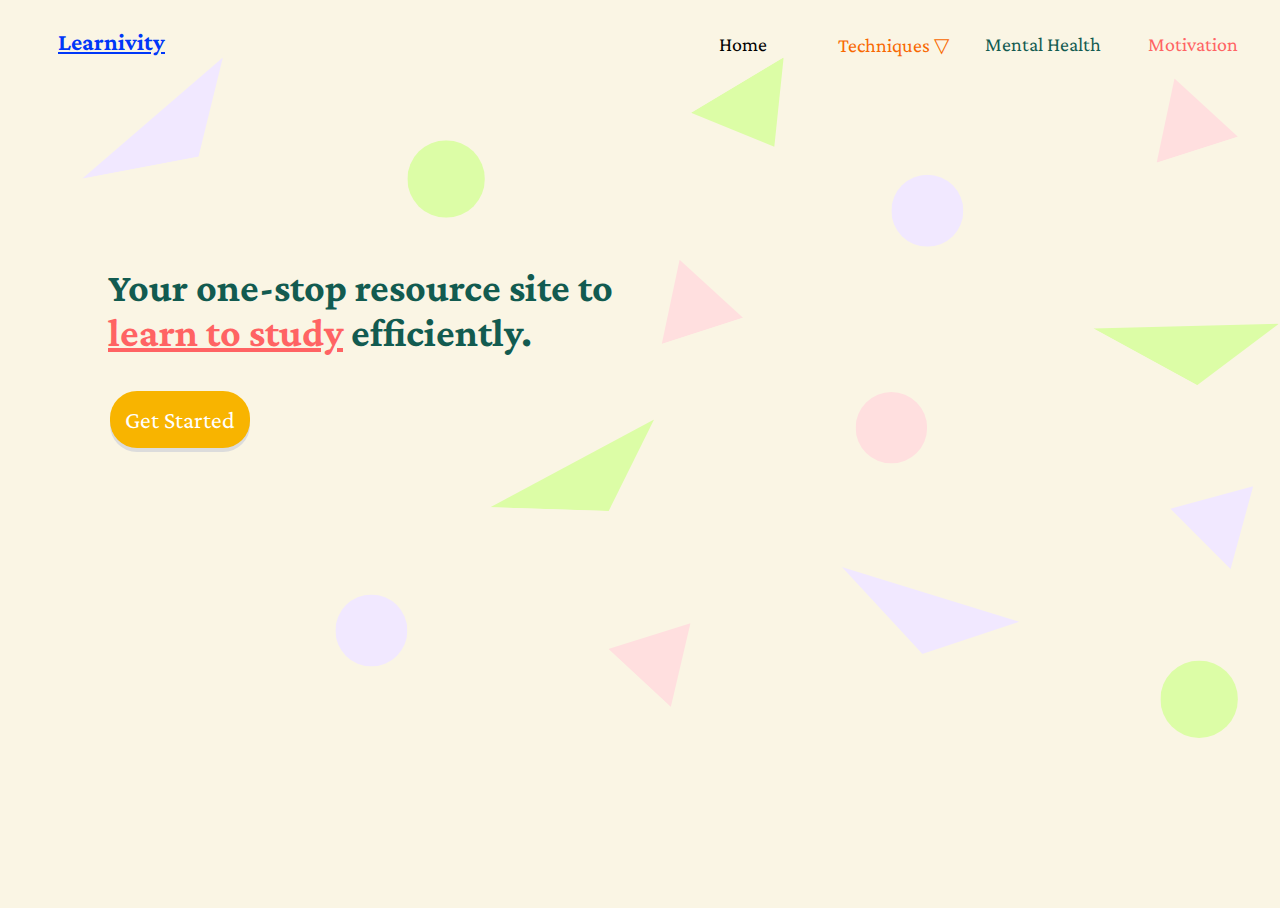
<file: index.html>
<!DOCTYPE html>
<html>

<head>
  <meta charset="utf-8">
  <meta name="viewport" content="width=device-width, initial-scale=1">
  <title>Learnivity</title>
  <script src="https://code.jquery.com/jquery-3.4.1.min.js"></script>
  <link href="index.css" rel="stylesheet" type="text/css" />
</head>

<body>
<!--   bg img -->
  <style>
  body {
  background-image: url('try-bg 3.png');
    background-repeat: no-repeat;
   object-fit: fill;    
}
</style>
  <a class="logo" href="index.html">Learnivity</a>
<!-- Navigation Bar -->
  <ul class="navbar">
      <li><a class="m-link" href="motivation.html">Motivation</a></li>
      <li><a class="mh-link" href="mentalhealth.html">Mental Health</a></li>
      
      <!-- Dropdown -->
      <li><a class="t-link" href="#">Techniques ▽</a>
        <ul>
          <li><a href="flashcards.html">Flashcards</a></li>
          <li><a href="loci.html">Method of Loci</a></li>
        </ul>
      </li>

      <li><a class="h-link" href="index.html">Home</a></li>
    </ul>
  </nav>
<div class= "align">
  <!-- Tagline -->
  <div class="title"><h1>Your one-stop resource site to <br><span class="pink">learn to study</span> efficiently.</h1></div>
  </div>
<!--   button -->
  <div class="alignbutton">
<a href="flashcards.html">
  <button class="button button1">Get Started</button>
</div>
</body>
</html>
</file>
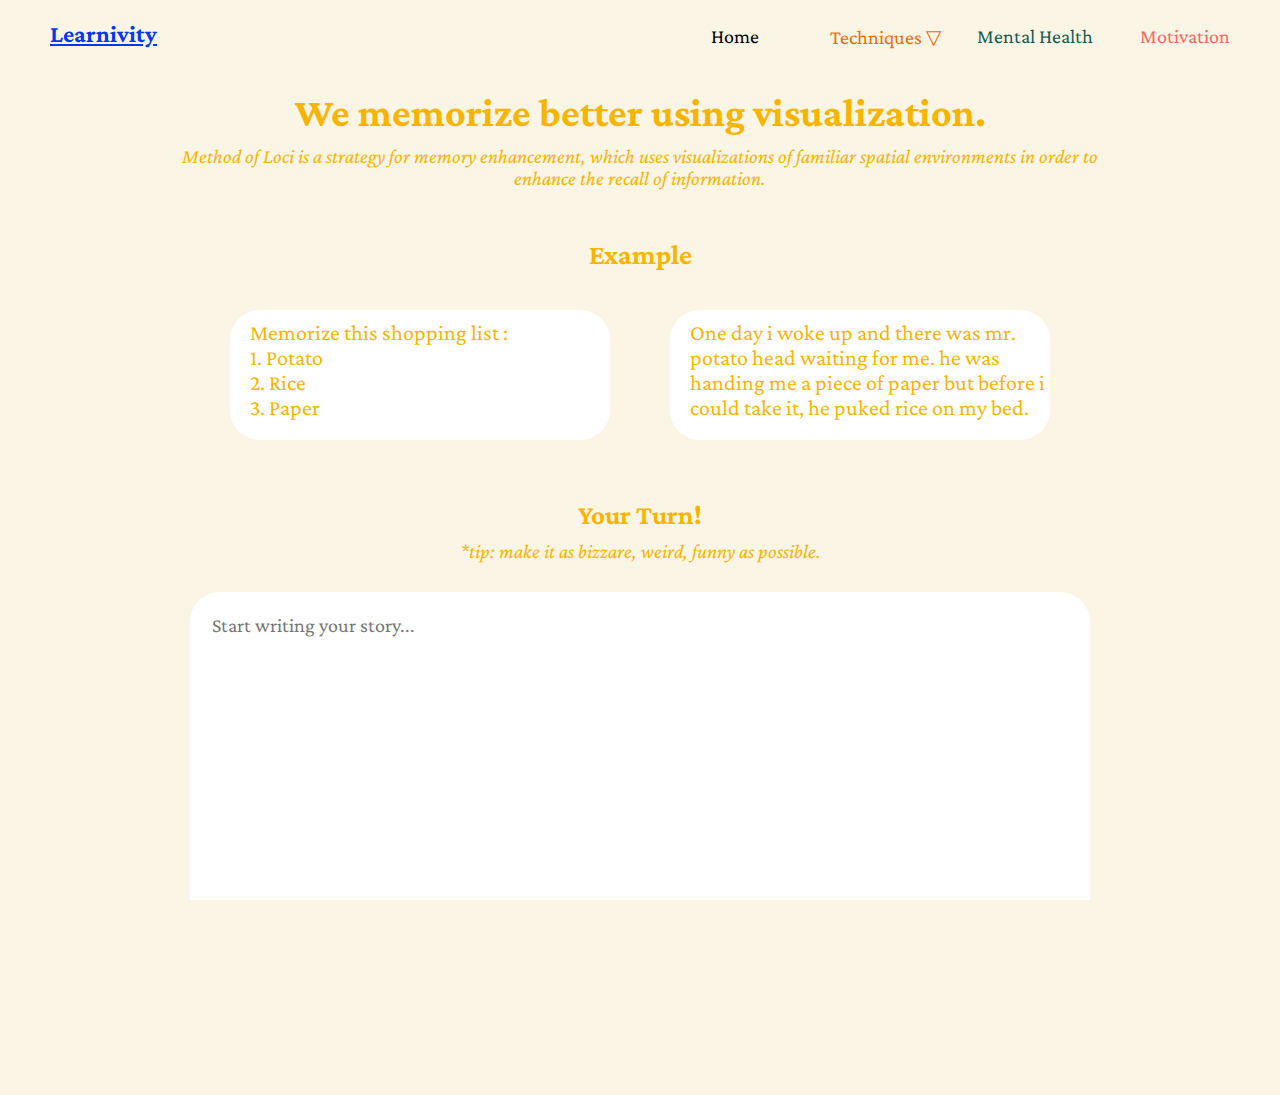
<file: loci.html>
<!DOCTYPE html>
<html>

<head>
  <meta charset="utf-8">
  <meta name="viewport" content="width=device-width">
  <title>Learnivity - Method of Loci</title>
  <link href="loci.css" rel="stylesheet" type="text/css" />
</head>

<body>
  <a class="logo" href="index.html">Learnivity</a>
  <!-- Navigation Bar -->
  <ul class="navbar">
      <li><a class="m-link" href="motivation.html">Motivation</a></li>
      <li><a class="mh-link" href="mentalhealth.html">Mental Health</a></li>
      
      <!-- Dropdown -->
      <li><a class="t-link" href="#">Techniques ▽</a>
        <ul>
          <li><a href="flashcards.html">Flashcards</a></li>
          <li><a href="loci.html">Method of Loci</a></li>
        </ul>
      </li>

      <li><a class="h-link" href="index.html">Home</a></li>
    </ul>
  </nav>

   <div class="title">
    <h1>We memorize better using visualization.</h1>
  </div>
  <div class="subtitle">
    <p>Method of Loci is a strategy for memory enhancement, which uses visualizations of familiar spatial environments in order to enhance the recall of information.</p> 
  </div>

  <div class="example">
    <h3>Example</h3>
  </div>

  <div class="box-1">
    <p>Memorize this shopping list :<br>1. Potato<br>2. Rice<br>3. Paper</p>
  </div>
  <div class="box-2">
    <p>One day i woke up and there was mr. potato head waiting for me. he was handing me a piece of paper but before i could take it, he puked rice on my bed.</p>
  </div>

  <h3 class="sec-title">Your Turn!</h3>
  <p class="subtitle">*tip: make it as bizzare, weird, funny as possible.</p>

  <center><textarea class="textarea" placeholder="Start writing your story..."></textarea></center>
</body>

</html>
</file>
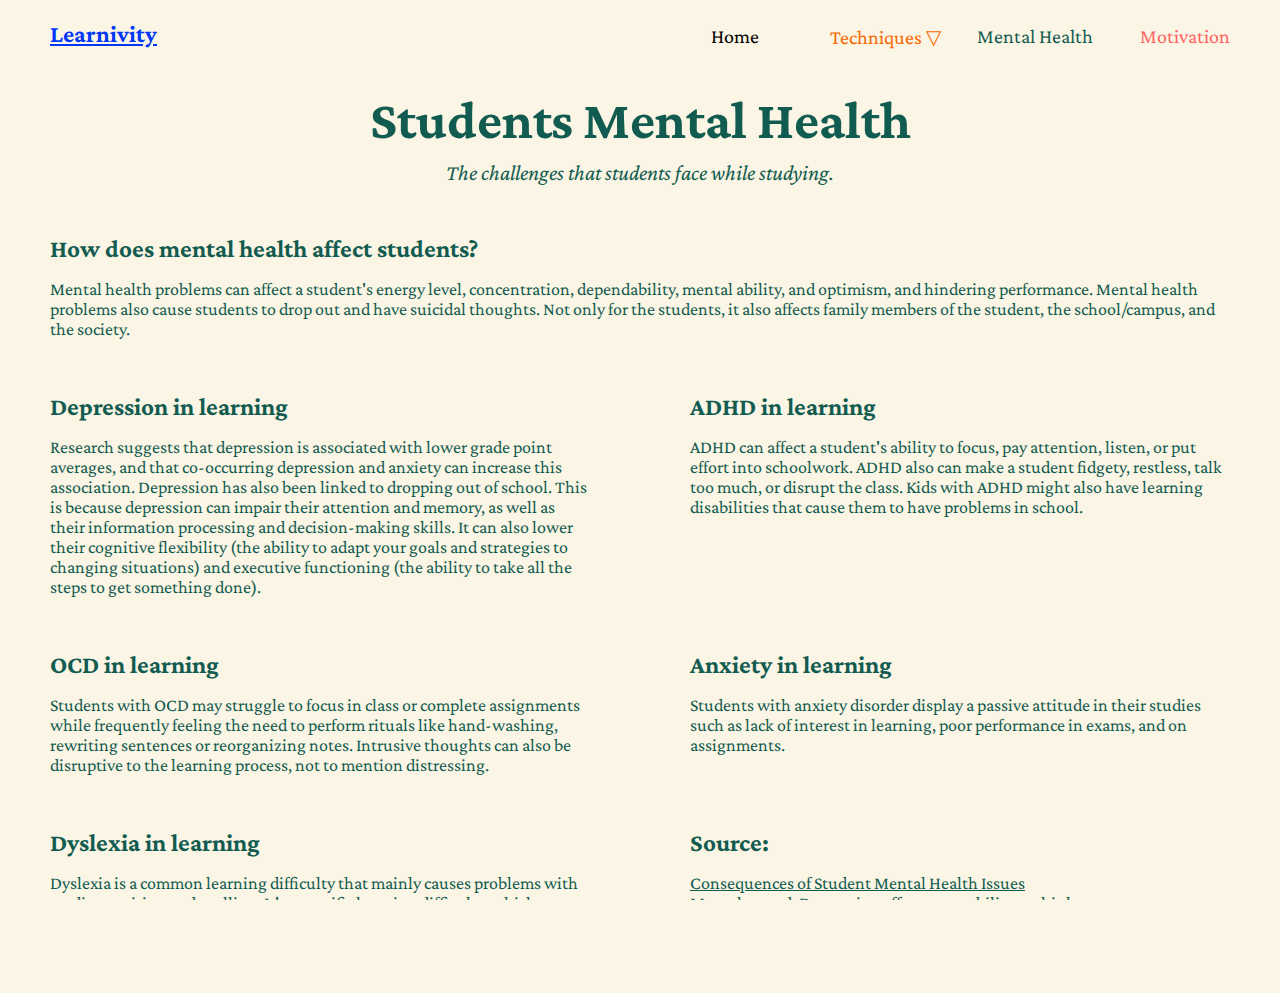
<file: mentalhealth.html>
<!DOCTYPE html>
<html>

<head>
  <meta charset="utf-8">
  <meta name="viewport" content="width=device-width">
  <title>Learnivity - Mental Health</title>
  <link href="mentalhealth.css" rel="stylesheet" type="text/css" />
  <link rel="preconnect" href="https://fonts.googleapis.com">
<link rel="preconnect" href="https://fonts.gstatic.com" crossorigin>
<link href="https://fonts.googleapis.com/css2?family=Crimson+Pro:ital,wght@0,200;0,300;0,400;0,500;0,600;0,700;0,800;0,900;1,200;1,300;1,400;1,500;1,600;1,700;1,800;1,900&display=swap" rel="stylesheet">
</head>

<body>
  <a class="logo" href="index.html">Learnivity</a>
  <!-- Navigation Bar -->
  <ul class="navbar">
      <li><a class="m-link" href="motivation.html">Motivation</a></li>
      <li><a class="mh-link" href="mentalhealth.html">Mental Health</a></li>
      
      <!-- Dropdown -->
      <li><a class="t-link" href="#">Techniques ▽</a>
        <ul>
          <li><a href="flashcards.html">Flashcards</a></li>
          <li><a href="loci.html">Method of Loci</a></li>
        </ul>
      </li>

      <li><a class="h-link" href="index.html">Home</a></li>
    </ul>
  </nav>
  <div class="title">
    <h1>Students Mental Health</h1>
  </div>
  <div class="subtitle">
    <p>The challenges that students face while studying.</p>
  </div>

  <div class="first">
    <h3>How does mental health affect students?</h3>
    <br>
    <p>Mental health problems can affect a student's energy level, concentration, dependability, mental ability, and optimism, and hindering performance. Mental health problems also cause students to drop out and have suicidal thoughts. Not only for the students, it also affects family members of the student, the school/campus, and the society.</p>
    <br><br>
  </div>

  <div class="ADHD">
    <h3>ADHD in learning</h3>
    <br>
    <p>ADHD can affect a student's ability to focus, pay attention, listen, or put effort into schoolwork. ADHD also can make a student fidgety, restless, talk too much, or disrupt the class. Kids with ADHD might also have learning disabilities that cause them to have problems in school.</p>
    <br><br>
  </div>

  <div class="Depression">
    <h3>Depression in learning</h3>
    <br>
    <p>Research suggests that depression is associated with lower grade point averages, and that co-occurring depression and anxiety can increase this association. Depression has also been linked to dropping out of school. This is because depression can impair their attention and memory, as well as their information processing and decision-making skills. It can also lower their cognitive flexibility (the ability to adapt your goals and strategies to changing situations) and executive functioning (the ability to take all the steps to get something done).</p>
    <br><br>
  </div>
  
   <div class="Anxiety">
    <h3>Anxiety in learning</h3>
    <br>
    <p>Students with anxiety disorder display a passive attitude in their studies such as lack of interest in learning, poor performance in exams, and on assignments.</p>
    <br><br>
  </div>

   <div class="OCD">
    <h3>OCD in learning</h3>
    <br>
    <p>Students with OCD may struggle to focus in class or complete assignments while frequently feeling the need to perform rituals like hand-washing, rewriting sentences or reorganizing notes. Intrusive thoughts can also be disruptive to the learning process, not to mention distressing.</p>
    <br><br>
  </div>

  <div class="Sources">
      <h3>Source:</h3><br>
      <a href="https://www.sprc.org/colleges-universities/consequences#:~:text=Mental%20health%20problems%20can%20affect%20a%20student's%20energy%20level%2C%20concentration,%2C%20and%20optimism%2C%20hindering%20performance.&text=Research%20suggests%20that%20depression%20is,anxiety%20can%20increase%20this%20association" class="links">Consequences of Student Mental Health Issues</a>
    <br>
    <a href="https://www.health.harvard.edu/blog/sad-depression-affects-ability-think-201605069551#:~:text=It%20can%20impair%20your%20attention,steps%20to%20get%20something%20done)" class="links">More than sad: Depression affects your ability to think</a>
    <br>
    <a href="https://kidshealth.org/en/parents/adhd-school.html#:~:text=ADHD%20can%20affect%20a%20student's,to%20have%20problems%20in%20school." class="links">ADHD and School</a>
    <br>
    <a href="https://www.treatmyocd.com/blog/ocd-affects-academic-success" class="links">How OCD Can Affect Academic Success</a>
    <br>
    <a href="https://www.sciencedirect.com/science/article/pii/S1877042810021725" class="links">The Relationship between Study Anxiety and Academic Performance</a>
    <br>
    <a href="https://www.nhs.uk/conditions/dyslexia/#:~:text=Dyslexia%20is%20a%20common%20learning,%2C%20intelligence%20isn't%20affected." class="links">Dyslexia - NHS</a>
  </div>

     <div class="Dyslexia">
    <h3>Dyslexia in learning</h3>
    <br>
    <p>Dyslexia is a common learning difficulty that mainly causes problems with reading, writing and spelling. It's a specific learning difficulty, which means it causes problems with certain abilities used for learning, such as reading and writing. Unlike a learning disability, intelligence isn't affected.</p>
    <br><br>
  </div>
</body>

</html>
</file>
<file: index.css>
@import "style.css";

.title {
  padding-top: 30px;
  padding-bottom: 5px;
  font-size: 20px;
  text-align: left;
  color: #125B50;
  padding-left: 100px;
}

.button {
  background-color: #F8B400;
  border: none;
  color: white;
  padding: 15px;
  text-align: center;
  text-decoration: none;
  display: inline-block;
  font-size: 24px;
  font-family: 'Crimson Pro', serif;
  margin: 4px 2px;
  box-shadow: 0 4px #dcdcdc;
}
.button1 {border-radius: 27px;}
body {background-color:#FAF5E4;}
.button:hover {
      background-color:#FF6363;
      transition: 0.1s;
  }
.button:active {
  background-color: #FF6363;
  box-shadow: 0 4px #dcdcdc;
  transform: translateY(4px);
}
.align{
  padding-top: 200px;
}

.alignbutton{
  margin-left: 100px;
  align-items: center;
  justify-content: center;
}

.pink {
  color: #FF6363;
  text-decoration: underline;
}
</file>
<file: loci.css>
@import "style.css";
@import url('https://fonts.googleapis.com/css2?family=Crimson+Pro:ital,wght@0,200;0,300;0,400;0,500;0,600;0,700;0,800;0,900;1,200;1,300;1,400;1,500;1,600;1,700;1,800;1,900&display=swap');

* {
  margin: 0;
  box-sizing: border-box;
  background-color: #FAF5E4;
  font-family: 'Crimson Pro', serif;
  color: #F8B400;
}



.title {
  padding-top: 90px;
  padding-bottom: 5px;
  font-size: 20px;
  text-align: center;
}

.subtitle {
  padding-left: 170px;
  padding-right: 170px;
  padding-top: 5px;
  font-size: 22px;
  padding-bottom: 30px;
  text-align: center;
}

.example h3 {
  padding-top: 20px;
  padding-left: 50px;
  padding-right: 50px;
  font-size: 28px;
  text-align: center;
}

.box-1 {
  padding-left: 210px;
  margin: 0 auto;
  margin-top: 20px;
  float: left;
  padding-bottom: 40px;
}

.box-1 p {
  padding-top: 10px;
  margin: 20px;
  width: 380px;
  height: 130px;
  background-color: white;
  border-radius: 30px;
  font-size: 22px;
  padding-left: 20px;
}

.box-2 {
  padding-right: 210px;
  margin: 0 auto;
  margin-top: 20px;
  float: right;
  padding-bottom: 40px;
}

.box-2 p {
  padding-left: 20px;
  padding-top: 10px;
  margin: 20px;
  width: 380px;
  height: 130px;
  background-color: white;
  border-radius: 30px;
  font-size: 22px;
}

.sec-title {
  padding-bottom: 5px;
  font-size: 27px;
  text-align: center;
}

.subtitle {
  padding-top: 5px;
  font-size: 20px;
  font-style: italic;
  padding-bottom: 30px;
  text-align: center;
}

.textarea {
  background-color: #ffffff;
  color: black;
  padding: 1em;
  border-radius: 30px;
  outline: none;
  width: 900px;
  border: 2px solid transparent;
  height: 500px;
  font-size: 20px;
}
</file>
<file: mentalhealth.css>
@import "style.css";
@import url('https://fonts.googleapis.com/css2?family=Crimson+Pro:ital,wght@0,200;0,300;0,400;0,500;0,600;0,700;0,800;0,900;1,200;1,300;1,400;1,500;1,600;1,700;1,800;1,900&display=swap');

* {
  margin: 0;
  box-sizing: border-box;
  background-color: #FAF5E4;
  font-family: 'Crimson Pro', serif;
  color: #125B50;
}

.title {
  padding-top: 90px;
  padding-bottom: 5px;
  font-size: 27px;
  text-align: center;
}

.subtitle {
  padding-top: 5px;
  font-size: 22px;
  font-style: italic;
  padding-bottom: 30px;
  text-align: center;
}

.first h3 {
  padding-top: 20px;
  padding-left: 50px;
  padding-right: 50px;
  font-size: 25px;
}

.first p {
  padding-left: 50px;
  padding-right: 50px;
  font-size: 18px;
}

.ADHD {
  width: 50%;
  float: right;
}

.ADHD h3 {
  padding-top: 20px;
  padding-left: 50px;
  padding-right: 50px;
  font-size: 25px;
}

.ADHD p {
  padding-left: 50px;
  padding-right: 50px;
  font-size: 18px;
}

.Depression {
  width: 50%;
}

.Depression h3 {
  padding-top: 20px;
  padding-left: 50px;
  padding-right: 50px;
  font-size: 25px;
}

.Depression p {
  padding-left: 50px;
  padding-right: 50px;
  font-size: 18px;
}

.Anxiety {
  width: 50%;
  float: right;
}

.Anxiety h3 {
  padding-top: 20px;
  padding-left: 50px;
  padding-right: 50px;
  font-size: 25px;
}

.Anxiety p {
  padding-left: 50px;
  padding-right: 50px;
  font-size: 18px;
}

.OCD {
  width: 50%;
}

.OCD h3 {
  padding-top: 20px;
  padding-left: 50px;
  padding-right: 50px;
  font-size: 25px;
}

.OCD p {
  padding-left: 50px;
  padding-right: 50px;
  font-size: 18px;
}

.Sources {
  width: 50%;
  float: right;
}

.Sources h3 {
  padding-top: 20px;
  padding-left: 50px;
  padding-right: 50px;
  font-size: 25px;
}

.Sources a {
  padding-left: 50px;
  padding-right: 50px;
  font-size: 18px;
}

.Dyslexia {
  width: 50%;
}

.Dyslexia h3 {
  padding-top: 20px;
  padding-left: 50px;
  padding-right: 50px;
  font-size: 25px;
}

.Dyslexia p {
  padding-left: 50px;
  padding-right: 50px;
  font-size: 18px;
}
</file>
